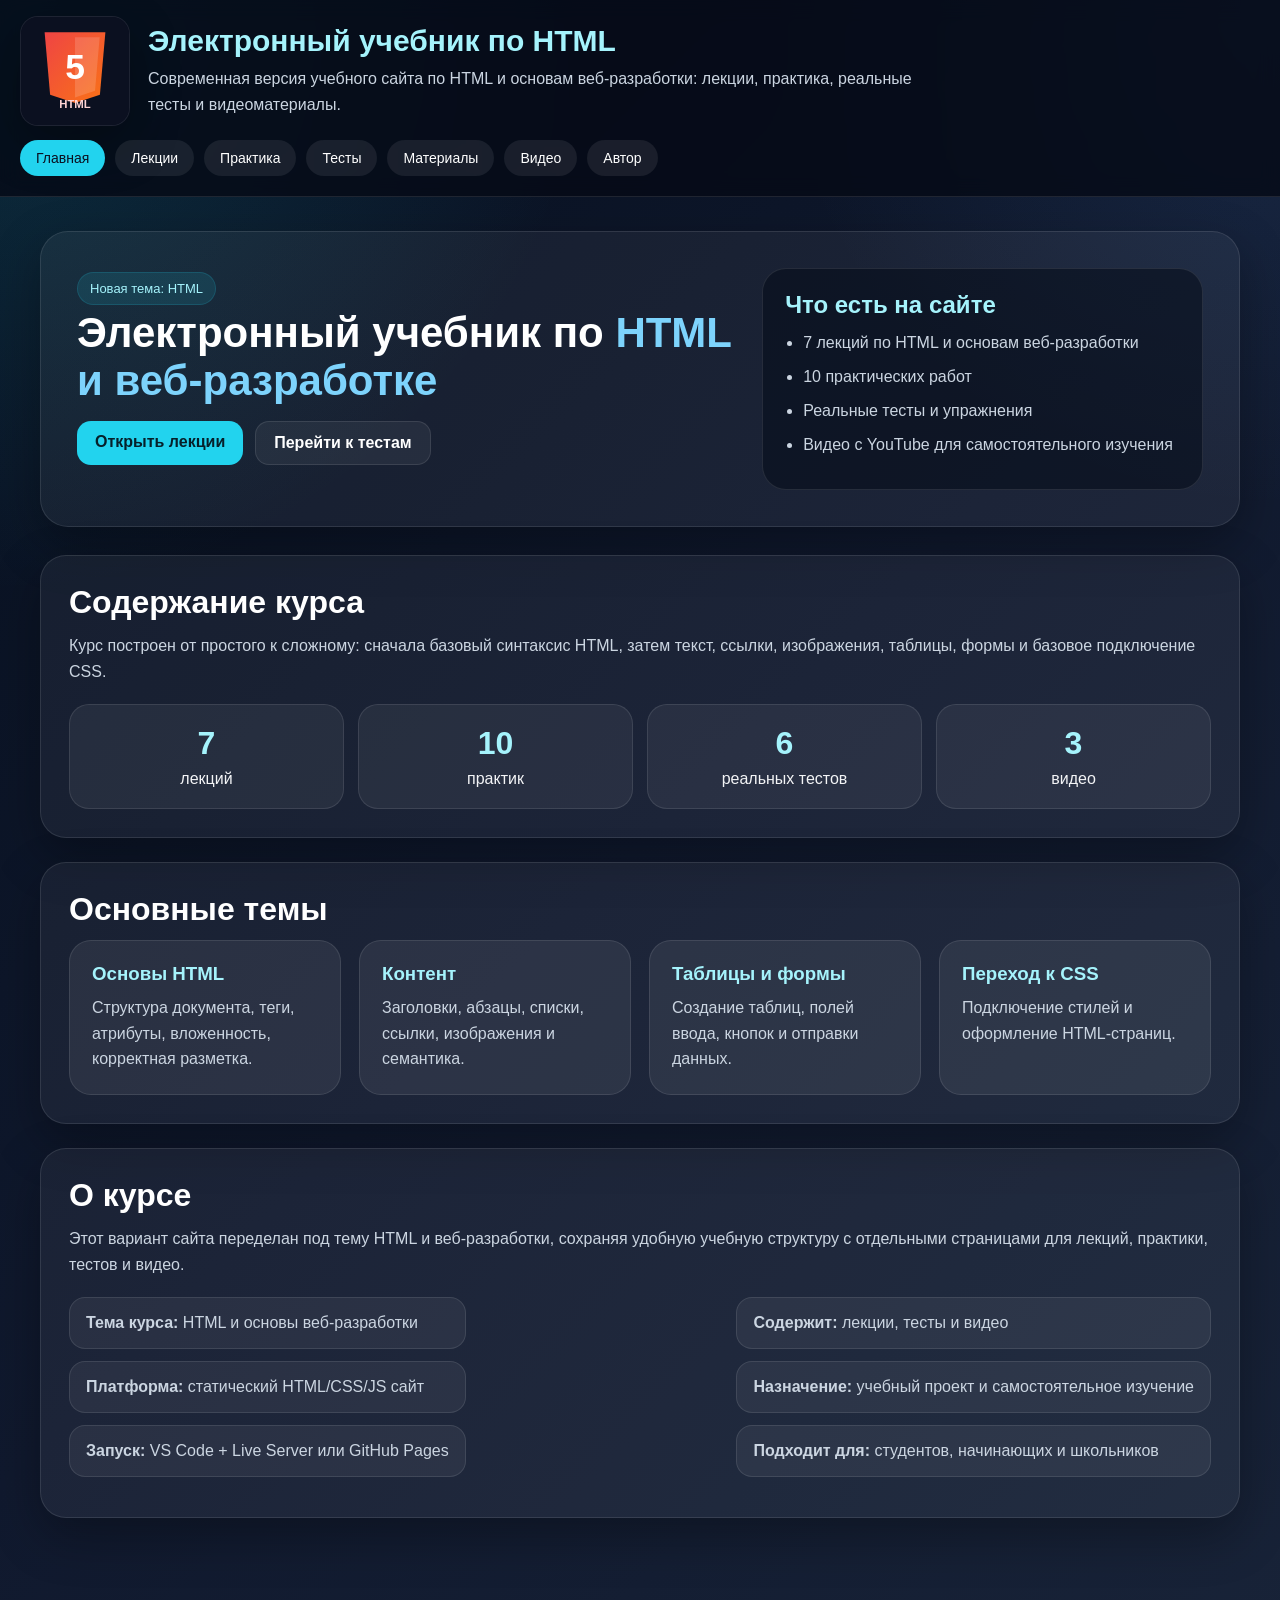
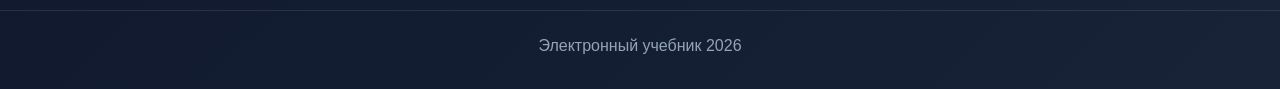
<file: index.html>
<!DOCTYPE html>
<html lang="ru">
<head>
  <meta charset="UTF-8">
  <meta name="viewport" content="width=device-width, initial-scale=1.0">
  <title>Электронный учебник по HTML</title>
  <link rel="icon" href="assets/images/site_logo.svg" type="image/png">
  <link rel="stylesheet" href="css/style.css">
</head>
<body>
<header>
  <div class="container topbar">
    <div class="brand">
      <img src="assets/images/site_logo.svg" alt="HTML logo">
      <div class="brand-text">
        <h1>Электронный учебник по HTML</h1>
        <p>Современная версия учебного сайта по HTML и основам веб-разработки: лекции, практика, реальные тесты и видеоматериалы.</p>
      </div>
    </div>
    <nav>
      <a href="index.html">Главная</a>
      <a href="lessons.html">Лекции</a>
      <a href="work.html">Практика</a>
      <a href="test.html">Тесты</a>
      <a href="presentation.html">Материалы</a>
      <a href="video.html">Видео</a>
      <a href="author.html">Автор</a>
    </nav>
  </div>
</header>
<main>
  <div class="container">
    
<section class="hero">
  <div>
    <div class="badge">Новая тема: HTML</div>
    <h2>Электронный учебник по <span>HTML и веб-разработке</span></h2>
    <div class="hero-actions">
      <a class="btn" href="lessons.html">Открыть лекции</a>
      <a class="btn btn-secondary" href="test.html">Перейти к тестам</a>
    </div>
  </div>
  <div class="hero-side">
    <h3>Что есть на сайте</h3>
    <ul>
      <li>7 лекций по HTML и основам веб-разработки</li>
      <li>10 практических работ</li>
      <li>Реальные тесты и упражнения</li>
      <li>Видео с YouTube для самостоятельного изучения</li>
    </ul>
  </div>
</section>

<section class="section">
  <h2 class="section-title">Содержание курса</h2>
  <p class="section-subtitle">Курс построен от простого к сложному: сначала базовый синтаксис HTML, затем текст, ссылки, изображения, таблицы, формы и базовое подключение CSS.</p>
  <div class="stats">
    <div class="stat"><strong>7</strong><span>лекций</span></div>
    <div class="stat"><strong>10</strong><span>практик</span></div>
    <div class="stat"><strong>6</strong><span>реальных тестов</span></div>
    <div class="stat"><strong>3</strong><span>видео</span></div>
  </div>
</section>

<section class="section">
  <h2 class="section-title">Основные темы</h2>
  <div class="grid">
    <div class="card"><h3>Основы HTML</h3><p>Структура документа, теги, атрибуты, вложенность, корректная разметка.</p></div>
    <div class="card"><h3>Контент</h3><p>Заголовки, абзацы, списки, ссылки, изображения и семантика.</p></div>
    <div class="card"><h3>Таблицы и формы</h3><p>Создание таблиц, полей ввода, кнопок и отправки данных.</p></div>
    <div class="card"><h3>Переход к CSS</h3><p>Подключение стилей и оформление HTML-страниц.</p></div>
  </div>
</section>

    <section class="section">
  <h2 class="section-title">О курсе</h2>
  <p class="section-subtitle">Этот вариант сайта переделан под тему HTML и веб-разработки, сохраняя удобную учебную структуру с отдельными страницами для лекций, практики, тестов и видео.</p>
  <div class="author-grid">
    <div>
      <div class="author-line"><strong>Тема курса:</strong> HTML и основы веб-разработки</div>
      <div class="author-line"><strong>Платформа:</strong> статический HTML/CSS/JS сайт</div>
      <div class="author-line"><strong>Запуск:</strong> VS Code + Live Server или GitHub Pages</div>
    </div>
    <div>
      <div class="author-line"><strong>Содержит:</strong> лекции, тесты и видео</div>
      <div class="author-line"><strong>Назначение:</strong> учебный проект и самостоятельное изучение</div>
      <div class="author-line"><strong>Подходит для:</strong> студентов, начинающих и школьников</div>
    </div>
  </div>
</section>

  </div>
</main>
<footer>
  Электронный учебник 2026
</footer>
<script src="js/script.js"></script>
</body>
</html>
</file>
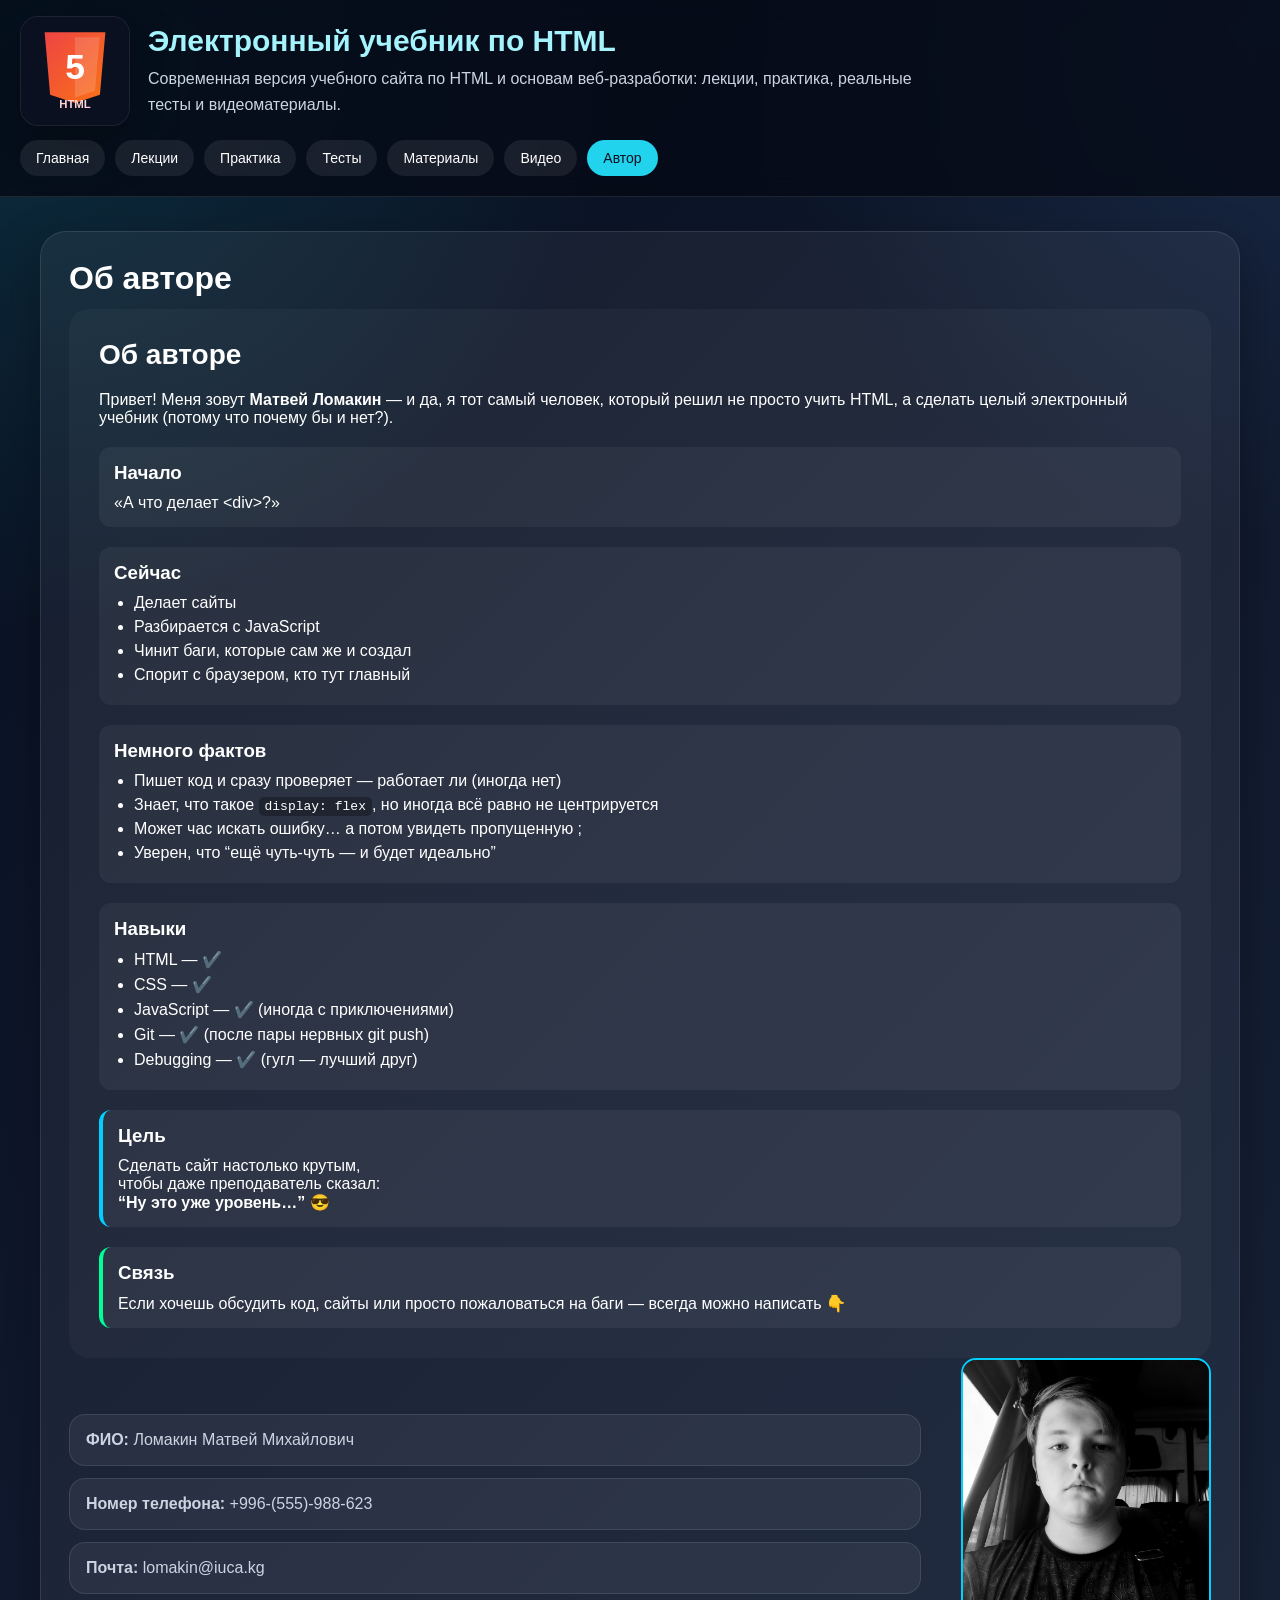
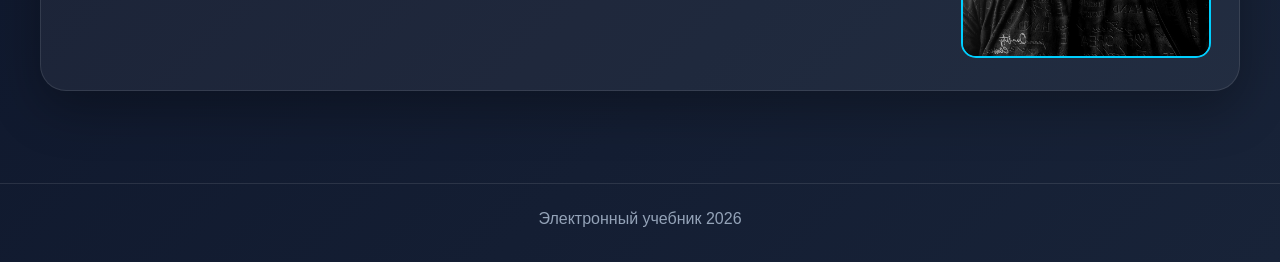
<file: author.html>
<!DOCTYPE html>
<html lang="ru">
<head>
  <meta charset="UTF-8">
  <meta name="viewport" content="width=device-width, initial-scale=1.0">
  <title>О курсе HTML</title>
    <link rel="icon" href="assets/images/site_logo.svg" type="image/png">
  <link rel="stylesheet" href="css/style.css">
</head>
<body>
<header>
  <div class="container topbar">
    <div class="brand">
      <img src="assets/images/site_logo.svg" alt="HTML logo">
      <div class="brand-text">
        <h1>Электронный учебник по HTML</h1>
        <p>Современная версия учебного сайта по HTML и основам веб-разработки: лекции, практика, реальные тесты и видеоматериалы.</p>
      </div>
    </div>
    <nav>
      <a href="index.html">Главная</a>
      <a href="lessons.html">Лекции</a>
      <a href="work.html">Практика</a>
      <a href="test.html">Тесты</a>
      <a href="presentation.html">Материалы</a>
      <a href="video.html">Видео</a>
      <a href="author.html">Автор</a>
    </nav>
  </div>
</header>
<main>
  <div class="container">
   
    <section class="section">
      <h2 class="section-title">Об авторе</h2>
      <section class="about-author">

  <h2> Об авторе</h2>

  <p>
    Привет! Меня зовут <strong>Матвей Ломакин</strong> — и да, я тот самый человек,
    который решил не просто учить HTML, а сделать целый электронный учебник
    (потому что почему бы и нет?).
  </p>

  <div class="block">
    <h3> Начало</h3>
    <p>«А что делает &lt;div&gt;?»</p>
  </div>

  <div class="block">
    <h3> Сейчас</h3>
    <ul>
      <li>Делает сайты</li>
      <li>Разбирается с JavaScript</li>
      <li>Чинит баги, которые сам же и создал</li>
      <li>Спорит с браузером, кто тут главный</li>
    </ul>
  </div>

  <div class="block">
    <h3> Немного фактов</h3>
    <ul>
      <li>Пишет код и сразу проверяет — работает ли (иногда нет)</li>
      <li>Знает, что такое <code>display: flex</code>, но иногда всё равно не центрируется</li>
      <li>Может час искать ошибку… а потом увидеть пропущенную ;</li>
      <li>Уверен, что “ещё чуть-чуть — и будет идеально”</li>
    </ul>
  </div>

  <div class="block">
    <h3> Навыки</h3>
    <ul>
      <li>HTML — ✔️</li>
      <li>CSS — ✔️</li>
      <li>JavaScript — ✔️ (иногда с приключениями)</li>
      <li>Git — ✔️ (после пары нервных git push)</li>
      <li>Debugging — ✔️ (гугл — лучший друг)</li>
    </ul>
  </div>

  <div class="block goal">
    <h3> Цель</h3>
    <p>
      Сделать сайт настолько крутым,<br>
      чтобы даже преподаватель сказал:<br>
      <strong>“Ну это уже уровень…” 😎</strong>
    </p>
  </div>

  <div class="block contact">
    <h3> Связь</h3>
    <p>
      Если хочешь обсудить код, сайты или просто пожаловаться на баги — всегда можно написать 👇
    </p>
  </div>

</section>

      <div class="author-grid">

        <!-- ТЕКСТ -->
        <div class="author-info">
          <div class="author-line"><strong>ФИО:</strong> Ломакин Матвей Михайлович</div>
          <div class="author-line"><strong>Номер телефона:</strong> +996-(555)-988-623</div>
          <div class="author-line"><strong>Почта:</strong> lomakin@iuca.kg</div>
        </div>

        <!-- ФОТО -->
        <div class="author-photo">
          <img src="assets/images/me.jpg" alt="Моё фото">
        </div>

      </div>
    </section>

  </div>
</main>



<footer>
  Электронный учебник 2026
</footer>
<script src="js/script.js"></script>
</body>
</html>
</file>
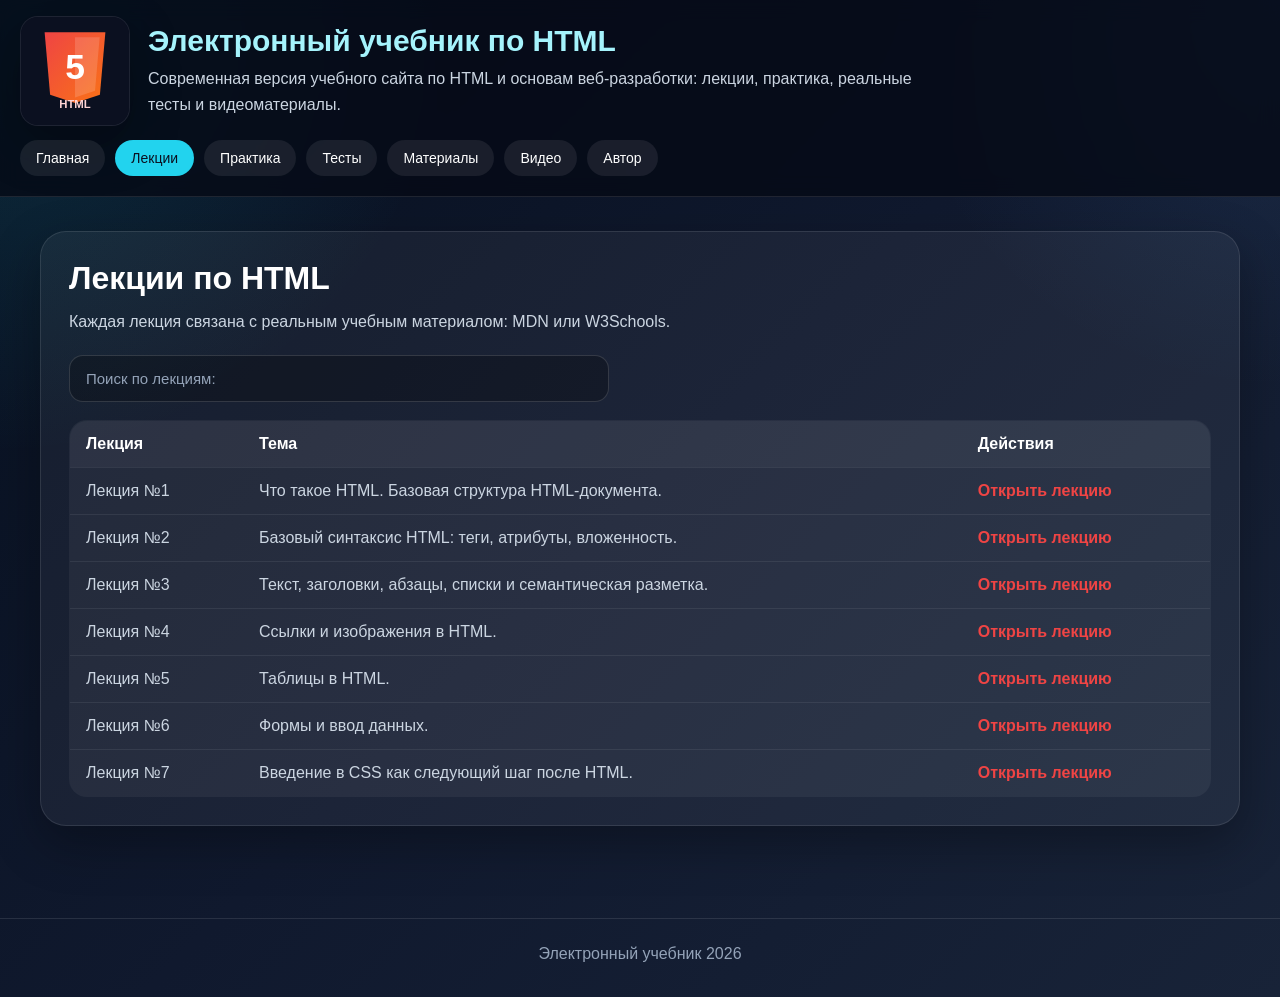
<file: lessons.html>
<!DOCTYPE html>
<html lang="ru">
<head>
  <meta charset="UTF-8">
  <meta name="viewport" content="width=device-width, initial-scale=1.0">
  <title>Лекции по HTML</title>
    <link rel="icon" href="assets/images/site_logo.svg" type="image/png">
  <link rel="stylesheet" href="css/style.css">
</head>
<body>
<header>
  <div class="container topbar">
    <div class="brand">
      <img src="assets/images/site_logo.svg" alt="HTML logo">
      <div class="brand-text">
        <h1>Электронный учебник по HTML</h1>
        <p>Современная версия учебного сайта по HTML и основам веб-разработки: лекции, практика, реальные тесты и видеоматериалы.</p>
      </div>
    </div>
    <nav>
      <a href="index.html">Главная</a>
      <a href="lessons.html">Лекции</a>
      <a href="work.html">Практика</a>
      <a href="test.html">Тесты</a>
      <a href="presentation.html">Материалы</a>
      <a href="video.html">Видео</a>
      <a href="author.html">Автор</a>
    </nav>
  </div>
</header>
<main>
  <div class="container">
    
<section class="section">
  <h2 class="section-title">Лекции по HTML</h2>
  <p class="section-subtitle">Каждая лекция связана с реальным учебным материалом: MDN или W3Schools.</p>
  <div class="search-box">
    <input id="searchInput" type="text" placeholder="Поиск по лекциям:">
  </div>
  <div class="table-wrap">
    <table class="table-like">
      <thead>
        <tr><th>Лекция</th><th>Тема</th><th>Действия</th></tr>
      </thead>
      <tbody>
        
    <tr class="searchable">
      <td>Лекция №1</td>
      <td>Что такое HTML. Базовая структура HTML-документа.</td>
      <td class="actions">
        <a href="files\Лекции/Лекция 1 - Что такое HTML.pdf"  target="_blank" rel="noopener noreferrer" >Открыть лекцию</a>
      </td>
    </tr>
    
    <tr class="searchable">
      <td>Лекция №2</td>
      <td>Базовый синтаксис HTML: теги, атрибуты, вложенность.</td>
      <td class="actions">
       
        <a href="files/Лекции/Лекция 2 - Синтаксис HTML.pdf" target="_blank" rel="noopener noreferrer">Открыть лекцию</a>
      </td>
    </tr>
    
    <tr class="searchable">
      <td>Лекция №3</td>
      <td>Текст, заголовки, абзацы, списки и семантическая разметка.</td>
      <td class="actions">
        <a href="files/Лекции/Лекция 3 - Текст и списки.pdf" target="_blank" rel="noopener noreferrer">Открыть лекцию</a>
      </td>
    </tr>
    
    <tr class="searchable">
      <td>Лекция №4</td>
      <td>Ссылки и изображения в HTML.</td>
      <td class="actions">
        <a href="files/Лекции/Лекция 4 - Ссылки и изображения.pdf" target="_blank" rel="noopener noreferrer">Открыть лекцию</a>
      </td>
    </tr>
    
    <tr class="searchable">
      <td>Лекция №5</td>
      <td>Таблицы в HTML.</td>
      <td class="actions">
        <a href="files/Лекции/Лекция 5 - Таблицы.pdf" target="_blank" rel="noopener noreferrer">Открыть лекцию</a>
      </td>
    </tr>
    
    <tr class="searchable">
      <td>Лекция №6</td>
      <td>Формы и ввод данных.</td>
      <td class="actions">
        <a href="files/Лекции/Лекция 6 - Формы.pdf" target="_blank" rel="noopener noreferrer">Открыть лекцию</a>
      </td>
    </tr>
    
    <tr class="searchable">
      <td>Лекция №7</td>
      <td>Введение в CSS как следующий шаг после HTML.</td>
      <td class="actions">
        <a href="files/Лекции/Лекция 7 - Введение в CSS.pdf" target="_blank" rel="noopener noreferrer">Открыть лекцию</a>
      </td>
    </tr>
    
      </tbody>
    </table>
  </div>
</section>

  </div>
</main>
<footer>
  Электронный учебник 2026
</footer>
<script src="js/script.js"></script>
</body>
</html>
</file>
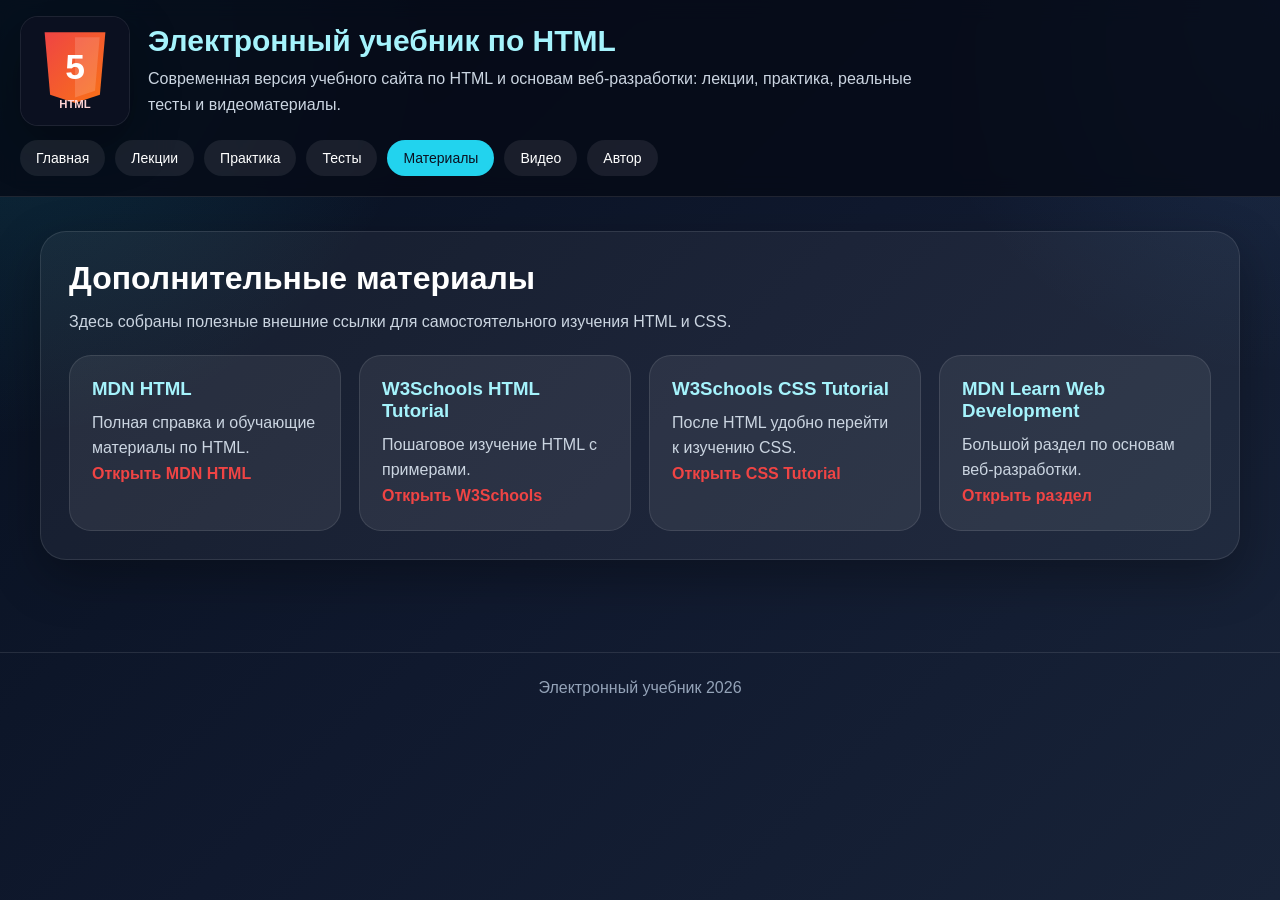
<file: presentation.html>
<!DOCTYPE html>
<html lang="ru">
<head>
  <meta charset="UTF-8">
  <meta name="viewport" content="width=device-width, initial-scale=1.0">
  <title>Материалы по HTML</title>
  <link rel="icon" href="assets/images/site_logo.svg" type="image/png">
  <link rel="stylesheet" href="css/style.css">
</head>
<body>
<header>
  <div class="container topbar">
    <div class="brand">
      <img src="assets/images/site_logo.svg" alt="HTML logo">
      <div class="brand-text">
        <h1>Электронный учебник по HTML</h1>
        <p>Современная версия учебного сайта по HTML и основам веб-разработки: лекции, практика, реальные тесты и видеоматериалы.</p>
      </div>
    </div>
    <nav>
      <a href="index.html">Главная</a>
      <a href="lessons.html">Лекции</a>
      <a href="work.html">Практика</a>
      <a href="test.html">Тесты</a>
      <a href="presentation.html">Материалы</a>
      <a href="video.html">Видео</a>
      <a href="author.html">Автор</a>
    </nav>
  </div>
</header>
<main>
  <div class="container">
    
<section class="section">
  <h2 class="section-title">Дополнительные материалы</h2>
  <p class="section-subtitle">Здесь собраны полезные внешние ссылки для самостоятельного изучения HTML и CSS.</p>
  <div class="grid link-list">
    <div class="card">
      <h3>MDN HTML</h3>
      <p>Полная справка и обучающие материалы по HTML.</p>
      <p><a href="https://developer.mozilla.org/en-US/docs/Web/HTML" target="_blank" rel="noopener noreferrer">Открыть MDN HTML</a></p>
    </div>
    <div class="card">
      <h3>W3Schools HTML Tutorial</h3>
      <p>Пошаговое изучение HTML с примерами.</p>
      <p><a href="https://www.w3schools.com/html/" target="_blank" rel="noopener noreferrer">Открыть W3Schools</a></p>
    </div>
    <div class="card">
      <h3>W3Schools CSS Tutorial</h3>
      <p>После HTML удобно перейти к изучению CSS.</p>
      <p><a href="https://www.w3schools.com/css/" target="_blank" rel="noopener noreferrer">Открыть CSS Tutorial</a></p>
    </div>
    <div class="card">
      <h3>MDN Learn Web Development</h3>
      <p>Большой раздел по основам веб-разработки.</p>
      <p><a href="https://developer.mozilla.org/en-US/docs/Learn_web_development" target="_blank" rel="noopener noreferrer">Открыть раздел</a></p>
    </div>
  </div>
</section>

  </div>
</main>
<footer>
  Электронный учебник 2026
</footer>
<script src="js/script.js"></script>
</body>
</html>
</file>
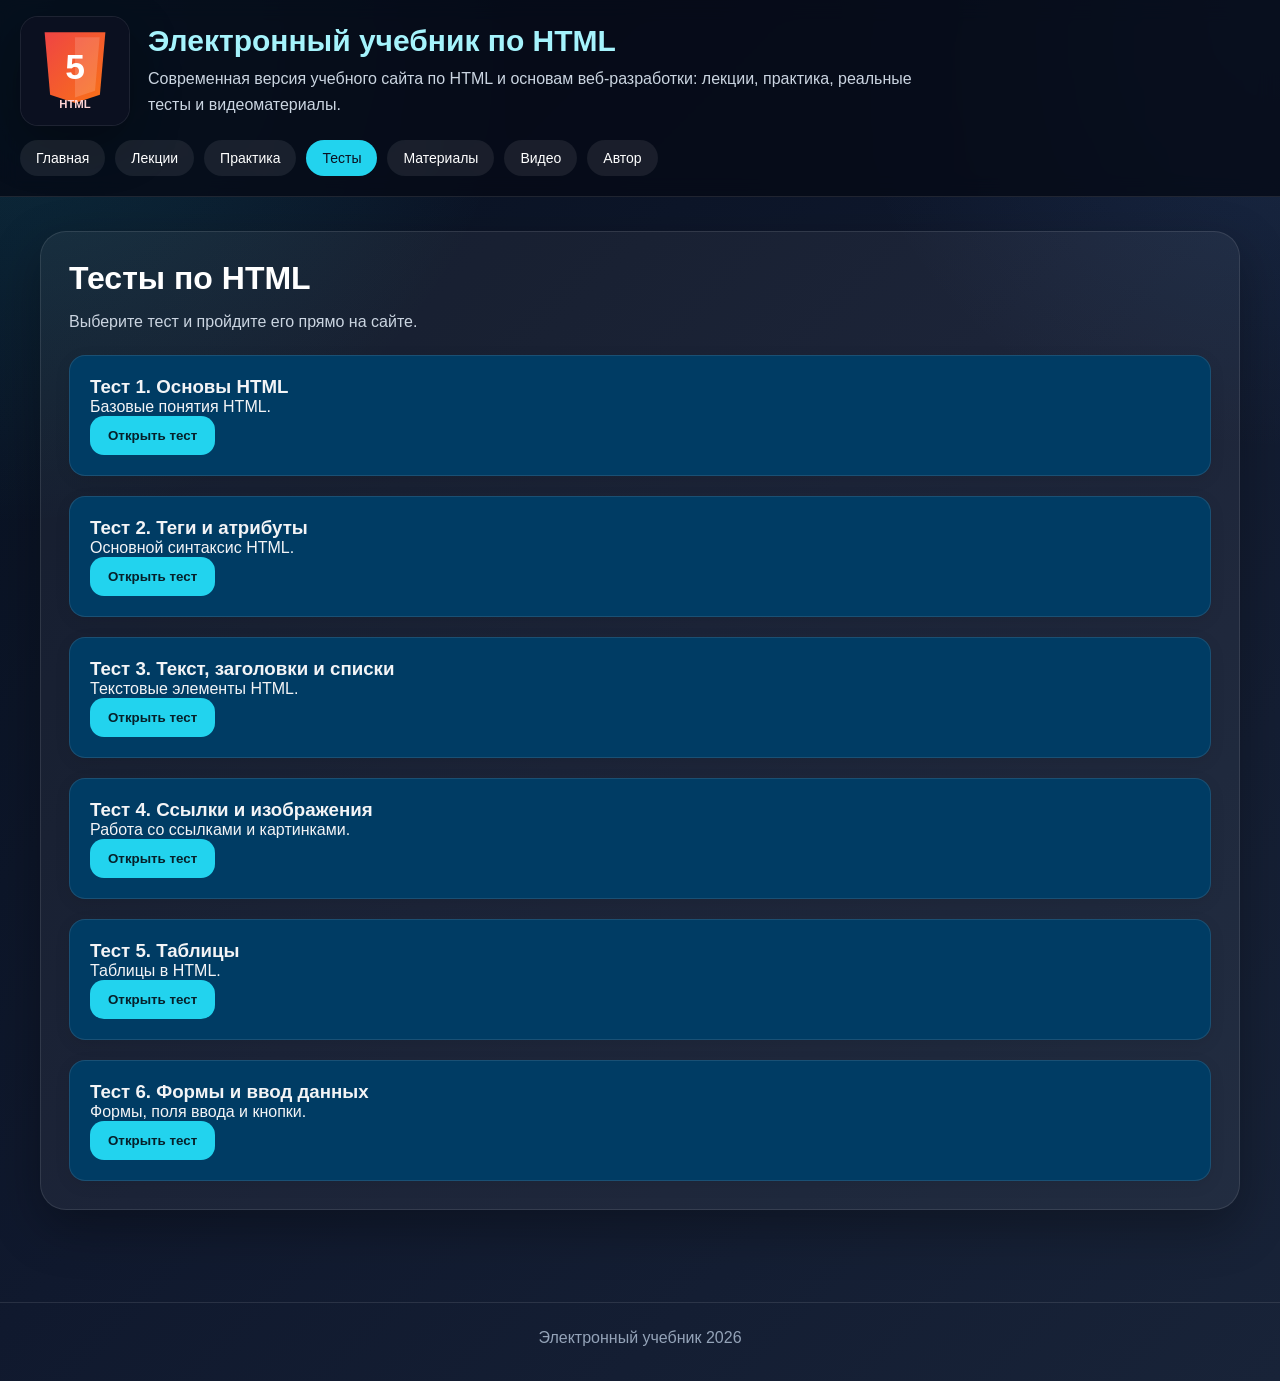
<file: test.html>
<!DOCTYPE html>
<html lang="ru">
<head>
  <meta charset="UTF-8">
  <meta name="viewport" content="width=device-width, initial-scale=1.0">
  <title>Тесты по HTML</title>
  <link rel="icon" href="assets/images/site_logo.svg" type="image/png">
  <link rel="stylesheet" href="css/style.css">
</head>
<body>
<header>
  <div class="container topbar">
    <div class="brand">
      <img src="assets/images/site_logo.svg" alt="HTML logo">
      <div class="brand-text">
        <h1>Электронный учебник по HTML</h1>
        <p>Современная версия учебного сайта по HTML и основам веб-разработки: лекции, практика, реальные тесты и видеоматериалы.</p>
      </div>
    </div>
    <nav>
      <a href="index.html">Главная</a>
      <a href="lessons.html">Лекции</a>
      <a href="work.html">Практика</a>
      <a href="test.html">Тесты</a>
      <a href="presentation.html">Материалы</a>
      <a href="video.html">Видео</a>
      <a href="author.html">Автор</a>
    </nav>
  </div>
</header>

<main>
  <div class="container">
    <section class="section">
      <h2 class="section-title">Тесты по HTML</h2>
      <p class="section-subtitle">Выберите тест и пройдите его прямо на сайте.</p>

      <div class="test-list">

        <!-- Тест 1 -->
        <div class="test-card">
          <h3>Тест 1. Основы HTML</h3>
          <p>Базовые понятия HTML.</p>
          <button type="button" class="btn btn-primary toggle-btn" onclick="toggleTest('test1', this)">Открыть тест</button>

          <div id="test1" class="test-content">
            <form>
              <div class="question">
                <h4>1. Что означает HTML?</h4>
                <label><input type="radio" name="test1_q1" value="a"> Hyper Text Markup Language</label>
                <label><input type="radio" name="test1_q1" value="b"> High Text Machine Language</label>
                <label><input type="radio" name="test1_q1" value="c"> Hyper Tool Multi Language</label>
              </div>

              <div class="question">
                <h4>2. HTML — это...</h4>
                <label><input type="radio" name="test1_q2" value="a"> язык программирования</label>
                <label><input type="radio" name="test1_q2" value="b"> язык разметки</label>
                <label><input type="radio" name="test1_q2" value="c"> графический редактор</label>
              </div>

              <div class="question">
                <h4>3. С чего обычно начинается HTML-документ?</h4>
                <label><input type="radio" name="test1_q3" value="a"> &lt;body&gt;</label>
                <label><input type="radio" name="test1_q3" value="b"> &lt;!DOCTYPE html&gt;</label>
                <label><input type="radio" name="test1_q3" value="c"> &lt;title&gt;</label>
              </div>

              <div class="question">
                <h4>4. Какой тег является корневым элементом страницы?</h4>
                <label><input type="radio" name="test1_q4" value="a"> &lt;html&gt;</label>
                <label><input type="radio" name="test1_q4" value="b"> &lt;head&gt;</label>
                <label><input type="radio" name="test1_q4" value="c"> &lt;main&gt;</label>
              </div>

              <div class="question">
                <h4>5. Где обычно находится заголовок страницы?</h4>
                <label><input type="radio" name="test1_q5" value="a"> в &lt;footer&gt;</label>
                <label><input type="radio" name="test1_q5" value="b"> в &lt;title&gt;</label>
                <label><input type="radio" name="test1_q5" value="c"> в &lt;nav&gt;</label>
              </div>

              <div class="question">
                <h4>6. Какой тег содержит видимую часть страницы?</h4>
                <label><input type="radio" name="test1_q6" value="a"> &lt;head&gt;</label>
                <label><input type="radio" name="test1_q6" value="b"> &lt;meta&gt;</label>
                <label><input type="radio" name="test1_q6" value="c"> &lt;body&gt;</label>
              </div>

              <div class="question">
                <h4>7. HTML-файлы обычно имеют расширение...</h4>
                <label><input type="radio" name="test1_q7" value="a"> .html</label>
                <label><input type="radio" name="test1_q7" value="b"> .docx</label>
                <label><input type="radio" name="test1_q7" value="c"> .png</label>
              </div>

              <div class="question">
                <h4>8. Для чего нужен тег &lt;head&gt;?</h4>
                <label><input type="radio" name="test1_q8" value="a"> для ссылок на стили, метаданных и названия страницы</label>
                <label><input type="radio" name="test1_q8" value="b"> для вывода картинок</label>
                <label><input type="radio" name="test1_q8" value="c"> только для таблиц</label>
              </div>

              <div class="question">
                <h4>9. Что делает браузер с HTML-кодом?</h4>
                <label><input type="radio" name="test1_q9" value="a"> переводит его в музыку</label>
                <label><input type="radio" name="test1_q9" value="b"> отображает страницу</label>
                <label><input type="radio" name="test1_q9" value="c"> удаляет теги</label>
              </div>

              <div class="question">
                <h4>10. HTML нужен в первую очередь для...</h4>
                <label><input type="radio" name="test1_q10" value="a"> структуры страницы</label>
                <label><input type="radio" name="test1_q10" value="b"> работы с базой данных</label>
                <label><input type="radio" name="test1_q10" value="c"> монтажа видео</label>
              </div>

              <div class="quiz-actions">
                <button type="button" class="btn btn-primary" onclick="checkTest1()">Проверить результат</button>
                <button type="reset" class="btn btn-secondary" onclick="resetTest('result1')">Сбросить</button>
              </div>
            </form>
            <div id="result1" class="result-box" style="display:none;"></div>
          </div>
        </div>

        <!-- Тест 2 -->
        <div class="test-card">
          <h3>Тест 2. Теги и атрибуты</h3>
          <p>Основной синтаксис HTML.</p>
          <button type="button" class="btn btn-primary toggle-btn" onclick="toggleTest('test2', this)">Открыть тест</button>

          <div id="test2" class="test-content">
            <form>
              <div class="question">
                <h4>1. Что такое тег в HTML?</h4>
                <label><input type="radio" name="test2_q1" value="a"> команда разметки</label>
                <label><input type="radio" name="test2_q1" value="b"> папка на компьютере</label>
                <label><input type="radio" name="test2_q1" value="c"> браузер</label>
              </div>

              <div class="question">
                <h4>2. Как правильно записывается тег абзаца?</h4>
                <label><input type="radio" name="test2_q2" value="a"> &lt;paragraph&gt;</label>
                <label><input type="radio" name="test2_q2" value="b"> &lt;p&gt;</label>
                <label><input type="radio" name="test2_q2" value="c"> &lt;txt&gt;</label>
              </div>

              <div class="question">
                <h4>3. Атрибут — это...</h4>
                <label><input type="radio" name="test2_q3" value="a"> дополнительная настройка тега</label>
                <label><input type="radio" name="test2_q3" value="b"> картинка</label>
                <label><input type="radio" name="test2_q3" value="c"> отдельная страница</label>
              </div>

              <div class="question">
                <h4>4. Где пишутся атрибуты?</h4>
                <label><input type="radio" name="test2_q4" value="a"> внутри открывающего тега</label>
                <label><input type="radio" name="test2_q4" value="b"> после закрывающего тега</label>
                <label><input type="radio" name="test2_q4" value="c"> в CSS-файле</label>
              </div>

              <div class="question">
                <h4>5. Что значит вложенность тегов?</h4>
                <label><input type="radio" name="test2_q5" value="a"> тег находится внутри другого тега</label>
                <label><input type="radio" name="test2_q5" value="b"> тег удалён</label>
                <label><input type="radio" name="test2_q5" value="c"> тег не работает</label>
              </div>

              <div class="question">
                <h4>6. Какой вариант написан правильно?</h4>
                <label><input type="radio" name="test2_q6" value="a"> &lt;p&gt;Текст&lt;/p&gt;</label>
                <label><input type="radio" name="test2_q6" value="b"> &lt;p&gt;Текст&lt;p&gt;</label>
                <label><input type="radio" name="test2_q6" value="c"> p&lt;/p&gt;Текст</label>
              </div>

              <div class="question">
                <h4>7. Какой атрибут задаёт подсказку для изображения?</h4>
                <label><input type="radio" name="test2_q7" value="a"> alt</label>
                <label><input type="radio" name="test2_q7" value="b"> href</label>
                <label><input type="radio" name="test2_q7" value="c"> class</label>
              </div>

              <div class="question">
                <h4>8. Какой атрибут часто используют для CSS-стилей?</h4>
                <label><input type="radio" name="test2_q8" value="a"> class</label>
                <label><input type="radio" name="test2_q8" value="b"> src</label>
                <label><input type="radio" name="test2_q8" value="c"> widthx</label>
              </div>

              <div class="question">
                <h4>9. Какой атрибут задаёт уникальное имя элементу?</h4>
                <label><input type="radio" name="test2_q9" value="a"> id</label>
                <label><input type="radio" name="test2_q9" value="b"> img</label>
                <label><input type="radio" name="test2_q9" value="c"> file</label>
              </div>

              <div class="question">
                <h4>10. Что важнее в HTML?</h4>
                <label><input type="radio" name="test2_q10" value="a"> правильное открытие и закрытие тегов</label>
                <label><input type="radio" name="test2_q10" value="b"> цвет монитора</label>
                <label><input type="radio" name="test2_q10" value="c"> громкость браузера</label>
              </div>

              <div class="quiz-actions">
                <button type="button" class="btn btn-primary" onclick="checkTest2()">Проверить результат</button>
                <button type="reset" class="btn btn-secondary" onclick="resetTest('result2')">Сбросить</button>
              </div>
            </form>
            <div id="result2" class="result-box" style="display:none;"></div>
          </div>
        </div>

        <!-- Тест 3 -->
        <div class="test-card">
          <h3>Тест 3. Текст, заголовки и списки</h3>
          <p>Текстовые элементы HTML.</p>
          <button type="button" class="btn btn-primary toggle-btn" onclick="toggleTest('test3', this)">Открыть тест</button>

          <div id="test3" class="test-content">
            <form>
              <div class="question">
                <h4>1. Какой тег используется для самого крупного заголовка?</h4>
                <label><input type="radio" name="test3_q1" value="a"> &lt;h1&gt;</label>
                <label><input type="radio" name="test3_q1" value="b"> &lt;h6&gt;</label>
                <label><input type="radio" name="test3_q1" value="c"> &lt;head&gt;</label>
              </div>

              <div class="question">
                <h4>2. Какой тег используется для абзаца?</h4>
                <label><input type="radio" name="test3_q2" value="a"> &lt;p&gt;</label>
                <label><input type="radio" name="test3_q2" value="b"> &lt;h2&gt;</label>
                <label><input type="radio" name="test3_q2" value="c"> &lt;divv&gt;</label>
              </div>

              <div class="question">
                <h4>3. Какой тег создаёт маркированный список?</h4>
                <label><input type="radio" name="test3_q3" value="a"> &lt;ol&gt;</label>
                <label><input type="radio" name="test3_q3" value="b"> &lt;ul&gt;</label>
                <label><input type="radio" name="test3_q3" value="c"> &lt;lii&gt;</label>
              </div>

              <div class="question">
                <h4>4. Какой тег создаёт нумерованный список?</h4>
                <label><input type="radio" name="test3_q4" value="a"> &lt;ol&gt;</label>
                <label><input type="radio" name="test3_q4" value="b"> &lt;ul&gt;</label>
                <label><input type="radio" name="test3_q4" value="c"> &lt;dl&gt;</label>
              </div>

              <div class="question">
                <h4>5. Какой тег используется для элемента списка?</h4>
                <label><input type="radio" name="test3_q5" value="a"> &lt;li&gt;</label>
                <label><input type="radio" name="test3_q5" value="b"> &lt;list&gt;</label>
                <label><input type="radio" name="test3_q5" value="c"> &lt;item&gt;</label>
              </div>

              <div class="question">
                <h4>6. Какой заголовок самый маленький?</h4>
                <label><input type="radio" name="test3_q6" value="a"> &lt;h1&gt;</label>
                <label><input type="radio" name="test3_q6" value="b"> &lt;h6&gt;</label>
                <label><input type="radio" name="test3_q6" value="c"> &lt;h0&gt;</label>
              </div>

              <div class="question">
                <h4>7. Для чего нужны семантические теги?</h4>
                <label><input type="radio" name="test3_q7" value="a"> для понятной структуры страницы</label>
                <label><input type="radio" name="test3_q7" value="b"> только для музыки</label>
                <label><input type="radio" name="test3_q7" value="c"> чтобы удалить текст</label>
              </div>

              <div class="question">
                <h4>8. Какой тег может обозначать шапку сайта?</h4>
                <label><input type="radio" name="test3_q8" value="a"> &lt;header&gt;</label>
                <label><input type="radio" name="test3_q8" value="b"> &lt;span&gt;</label>
                <label><input type="radio" name="test3_q8" value="c"> &lt;img&gt;</label>
              </div>

              <div class="question">
                <h4>9. Какой тег может обозначать подвал сайта?</h4>
                <label><input type="radio" name="test3_q9" value="a"> &lt;footer&gt;</label>
                <label><input type="radio" name="test3_q9" value="b"> &lt;audio&gt;</label>
                <label><input type="radio" name="test3_q9" value="c"> &lt;asidee&gt;</label>
              </div>

              <div class="question">
                <h4>10. Какой тег часто используют как универсальный контейнер?</h4>
                <label><input type="radio" name="test3_q10" value="a"> &lt;div&gt;</label>
                <label><input type="radio" name="test3_q10" value="b"> &lt;mark&gt;</label>
                <label><input type="radio" name="test3_q10" value="c"> &lt;br&gt;</label>
              </div>

              <div class="quiz-actions">
                <button type="button" class="btn btn-primary" onclick="checkTest3()">Проверить результат</button>
                <button type="reset" class="btn btn-secondary" onclick="resetTest('result3')">Сбросить</button>
              </div>
            </form>
            <div id="result3" class="result-box" style="display:none;"></div>
          </div>
        </div>

        <!-- Тест 4 -->
        <div class="test-card">
          <h3>Тест 4. Ссылки и изображения</h3>
          <p>Работа со ссылками и картинками.</p>
          <button type="button" class="btn btn-primary toggle-btn" onclick="toggleTest('test4', this)">Открыть тест</button>

          <div id="test4" class="test-content">
            <form>
              <div class="question">
                <h4>1. Какой тег создаёт ссылку?</h4>
                <label><input type="radio" name="test4_q1" value="a"> &lt;a&gt;</label>
                <label><input type="radio" name="test4_q1" value="b"> &lt;img&gt;</label>
                <label><input type="radio" name="test4_q1" value="c"> &lt;linkk&gt;</label>
              </div>

              <div class="question">
                <h4>2. Какой атрибут указывает адрес ссылки?</h4>
                <label><input type="radio" name="test4_q2" value="a"> src</label>
                <label><input type="radio" name="test4_q2" value="b"> href</label>
                <label><input type="radio" name="test4_q2" value="c"> alt</label>
              </div>

              <div class="question">
                <h4>3. Какой тег вставляет изображение?</h4>
                <label><input type="radio" name="test4_q3" value="a"> &lt;img&gt;</label>
                <label><input type="radio" name="test4_q3" value="b"> &lt;picturelink&gt;</label>
                <label><input type="radio" name="test4_q3" value="c"> &lt;href&gt;</label>
              </div>

              <div class="question">
                <h4>4. Какой атрибут задаёт путь к изображению?</h4>
                <label><input type="radio" name="test4_q4" value="a"> src</label>
                <label><input type="radio" name="test4_q4" value="b"> alt</label>
                <label><input type="radio" name="test4_q4" value="c"> titlex</label>
              </div>

              <div class="question">
                <h4>5. Для чего нужен атрибут alt?</h4>
                <label><input type="radio" name="test4_q5" value="a"> описание изображения</label>
                <label><input type="radio" name="test4_q5" value="b"> цвет фона</label>
                <label><input type="radio" name="test4_q5" value="c"> размер шрифта</label>
              </div>

              <div class="question">
                <h4>6. Как открыть ссылку в новой вкладке?</h4>
                <label><input type="radio" name="test4_q6" value="a"> target="_blank"</label>
                <label><input type="radio" name="test4_q6" value="b"> src="_new"</label>
                <label><input type="radio" name="test4_q6" value="c"> open="tab"</label>
              </div>

              <div class="question">
                <h4>7. Что можно вставить внутрь тега &lt;a&gt;?</h4>
                <label><input type="radio" name="test4_q7" value="a"> текст</label>
                <label><input type="radio" name="test4_q7" value="b"> изображение</label>
                <label><input type="radio" name="test4_q7" value="c"> и текст, и изображение</label>
              </div>

              <div class="question">
                <h4>8. Какой путь означает файл в той же папке?</h4>
                <label><input type="radio" name="test4_q8" value="a"> image.jpg</label>
                <label><input type="radio" name="test4_q8" value="b"> C:\\disk\\image.jpg</label>
                <label><input type="radio" name="test4_q8" value="c"> nowhere</label>
              </div>

              <div class="question">
                <h4>9. Что будет, если картинка не загрузится?</h4>
                <label><input type="radio" name="test4_q9" value="a"> может показаться текст alt</label>
                <label><input type="radio" name="test4_q9" value="b"> сломается весь сайт</label>
                <label><input type="radio" name="test4_q9" value="c"> исчезнет CSS</label>
              </div>

              <div class="question">
                <h4>10. Для чего нужны ссылки в HTML?</h4>
                <label><input type="radio" name="test4_q10" value="a"> переход между страницами и ресурсами</label>
                <label><input type="radio" name="test4_q10" value="b"> только для изменения цвета</label>
                <label><input type="radio" name="test4_q10" value="c"> только для звука</label>
              </div>

              <div class="quiz-actions">
                <button type="button" class="btn btn-primary" onclick="checkTest4()">Проверить результат</button>
                <button type="reset" class="btn btn-secondary" onclick="resetTest('result4')">Сбросить</button>
              </div>
            </form>
            <div id="result4" class="result-box" style="display:none;"></div>
          </div>
        </div>

        <!-- Тест 5 -->
        <div class="test-card">
          <h3>Тест 5. Таблицы</h3>
          <p>Таблицы в HTML.</p>
          <button type="button" class="btn btn-primary toggle-btn" onclick="toggleTest('test5', this)">Открыть тест</button>

          <div id="test5" class="test-content">
            <form>
              <div class="question">
                <h4>1. Какой тег создаёт таблицу?</h4>
                <label><input type="radio" name="test5_q1" value="a"> &lt;table&gt;</label>
                <label><input type="radio" name="test5_q1" value="b"> &lt;tb&gt;</label>
                <label><input type="radio" name="test5_q1" value="c"> &lt;tbl&gt;</label>
              </div>

              <div class="question">
                <h4>2. Какой тег создаёт строку таблицы?</h4>
                <label><input type="radio" name="test5_q2" value="a"> &lt;tr&gt;</label>
                <label><input type="radio" name="test5_q2" value="b"> &lt;td&gt;</label>
                <label><input type="radio" name="test5_q2" value="c"> &lt;thh&gt;</label>
              </div>

              <div class="question">
                <h4>3. Какой тег создаёт обычную ячейку?</h4>
                <label><input type="radio" name="test5_q3" value="a"> &lt;td&gt;</label>
                <label><input type="radio" name="test5_q3" value="b"> &lt;tr&gt;</label>
                <label><input type="radio" name="test5_q3" value="c"> &lt;cell&gt;</label>
              </div>

              <div class="question">
                <h4>4. Какой тег создаёт ячейку-заголовок?</h4>
                <label><input type="radio" name="test5_q4" value="a"> &lt;th&gt;</label>
                <label><input type="radio" name="test5_q4" value="b"> &lt;td&gt;</label>
                <label><input type="radio" name="test5_q4" value="c"> &lt;headcell&gt;</label>
              </div>

              <div class="question">
                <h4>5. Что должно быть внутри &lt;table&gt;?</h4>
                <label><input type="radio" name="test5_q5" value="a"> строки и ячейки</label>
                <label><input type="radio" name="test5_q5" value="b"> только картинки</label>
                <label><input type="radio" name="test5_q5" value="c"> только CSS</label>
              </div>

              <div class="question">
                <h4>6. Что делает атрибут border в старых примерах?</h4>
                <label><input type="radio" name="test5_q6" value="a"> задаёт границу таблицы</label>
                <label><input type="radio" name="test5_q6" value="b"> удаляет текст</label>
                <label><input type="radio" name="test5_q6" value="c"> делает музыку</label>
              </div>

              <div class="question">
                <h4>7. Можно ли делать несколько строк в таблице?</h4>
                <label><input type="radio" name="test5_q7" value="a"> да</label>
                <label><input type="radio" name="test5_q7" value="b"> нет</label>
                <label><input type="radio" name="test5_q7" value="c"> только одну</label>
              </div>

              <div class="question">
                <h4>8. Для чего используют таблицы в HTML?</h4>
                <label><input type="radio" name="test5_q8" value="a"> для вывода данных в строках и столбцах</label>
                <label><input type="radio" name="test5_q8" value="b"> только для видео</label>
                <label><input type="radio" name="test5_q8" value="c"> только для фона</label>
              </div>

              <div class="question">
                <h4>9. Что такое столбец таблицы?</h4>
                <label><input type="radio" name="test5_q9" value="a"> вертикальная часть таблицы</label>
                <label><input type="radio" name="test5_q9" value="b"> горизонтальная часть таблицы</label>
                <label><input type="radio" name="test5_q9" value="c"> картинка</label>
              </div>

              <div class="question">
                <h4>10. Что такое строка таблицы?</h4>
                <label><input type="radio" name="test5_q10" value="a"> горизонтальная часть таблицы</label>
                <label><input type="radio" name="test5_q10" value="b"> вертикальная часть таблицы</label>
                <label><input type="radio" name="test5_q10" value="c"> ссылка</label>
              </div>

              <div class="quiz-actions">
                <button type="button" class="btn btn-primary" onclick="checkTest5()">Проверить результат</button>
                <button type="reset" class="btn btn-secondary" onclick="resetTest('result5')">Сбросить</button>
              </div>
            </form>
            <div id="result5" class="result-box" style="display:none;"></div>
          </div>
        </div>

        <!-- Тест 6 -->
        <div class="test-card">
          <h3>Тест 6. Формы и ввод данных</h3>
          <p>Формы, поля ввода и кнопки.</p>
          <button type="button" class="btn btn-primary toggle-btn" onclick="toggleTest('test6', this)">Открыть тест</button>

          <div id="test6" class="test-content">
            <form>
              <div class="question">
                <h4>1. Какой тег создаёт форму?</h4>
                <label><input type="radio" name="test6_q1" value="a"> &lt;form&gt;</label>
                <label><input type="radio" name="test6_q1" value="b"> &lt;inputform&gt;</label>
                <label><input type="radio" name="test6_q1" value="c"> &lt;buttonbox&gt;</label>
              </div>

              <div class="question">
                <h4>2. Какой тег создаёт поле ввода?</h4>
                <label><input type="radio" name="test6_q2" value="a"> &lt;input&gt;</label>
                <label><input type="radio" name="test6_q2" value="b"> &lt;field&gt;</label>
                <label><input type="radio" name="test6_q2" value="c"> &lt;enter&gt;</label>
              </div>

              <div class="question">
                <h4>3. Какой type используется для обычного текста?</h4>
                <label><input type="radio" name="test6_q3" value="a"> text</label>
                <label><input type="radio" name="test6_q3" value="b"> image</label>
                <label><input type="radio" name="test6_q3" value="c"> music</label>
              </div>

              <div class="question">
                <h4>4. Какой type используется для пароля?</h4>
                <label><input type="radio" name="test6_q4" value="a"> pass</label>
                <label><input type="radio" name="test6_q4" value="b"> password</label>
                <label><input type="radio" name="test6_q4" value="c"> secretx</label>
              </div>

              <div class="question">
                <h4>5. Какой type используется для электронной почты?</h4>
                <label><input type="radio" name="test6_q5" value="a"> email</label>
                <label><input type="radio" name="test6_q5" value="b"> mailto</label>
                <label><input type="radio" name="test6_q5" value="c"> letter</label>
              </div>

              <div class="question">
                <h4>6. Какой тег создаёт кнопку?</h4>
                <label><input type="radio" name="test6_q6" value="a"> &lt;button&gt;</label>
                <label><input type="radio" name="test6_q6" value="b"> &lt;btn&gt;</label>
                <label><input type="radio" name="test6_q6" value="c"> &lt;click&gt;</label>
              </div>

              <div class="question">
                <h4>7. Что делает type="submit"?</h4>
                <label><input type="radio" name="test6_q7" value="a"> отправляет форму</label>
                <label><input type="radio" name="test6_q7" value="b"> удаляет сайт</label>
                <label><input type="radio" name="test6_q7" value="c"> меняет браузер</label>
              </div>

              <div class="question">
                <h4>8. Что делает placeholder?</h4>
                <label><input type="radio" name="test6_q8" value="a"> показывает подсказку в поле</label>
                <label><input type="radio" name="test6_q8" value="b"> вставляет видео</label>
                <label><input type="radio" name="test6_q8" value="c"> включает музыку</label>
              </div>

              <div class="question">
                <h4>9. Какой атрибут делает поле обязательным?</h4>
                <label><input type="radio" name="test6_q9" value="a"> required</label>
                <label><input type="radio" name="test6_q9" value="b"> must</label>
                <label><input type="radio" name="test6_q9" value="c"> fixed</label>
              </div>

              <div class="question">
                <h4>10. Для чего нужны формы?</h4>
                <label><input type="radio" name="test6_q10" value="a"> для ввода и отправки данных</label>
                <label><input type="radio" name="test6_q10" value="b"> только для картинок</label>
                <label><input type="radio" name="test6_q10" value="c"> только для таблиц</label>
              </div>

              <div class="quiz-actions">
                <button type="button" class="btn btn-primary" onclick="checkTest6()">Проверить результат</button>
                <button type="reset" class="btn btn-secondary" onclick="resetTest('result6')">Сбросить</button>
              </div>
            </form>
            <div id="result6" class="result-box" style="display:none;"></div>
          </div>
        </div>

      </div>
    </section>
  </div>
</main>

<footer>
  Электронный учебник 2026
</footer>

<script src="js/script.js"></script>
</body>
</html>
</file>
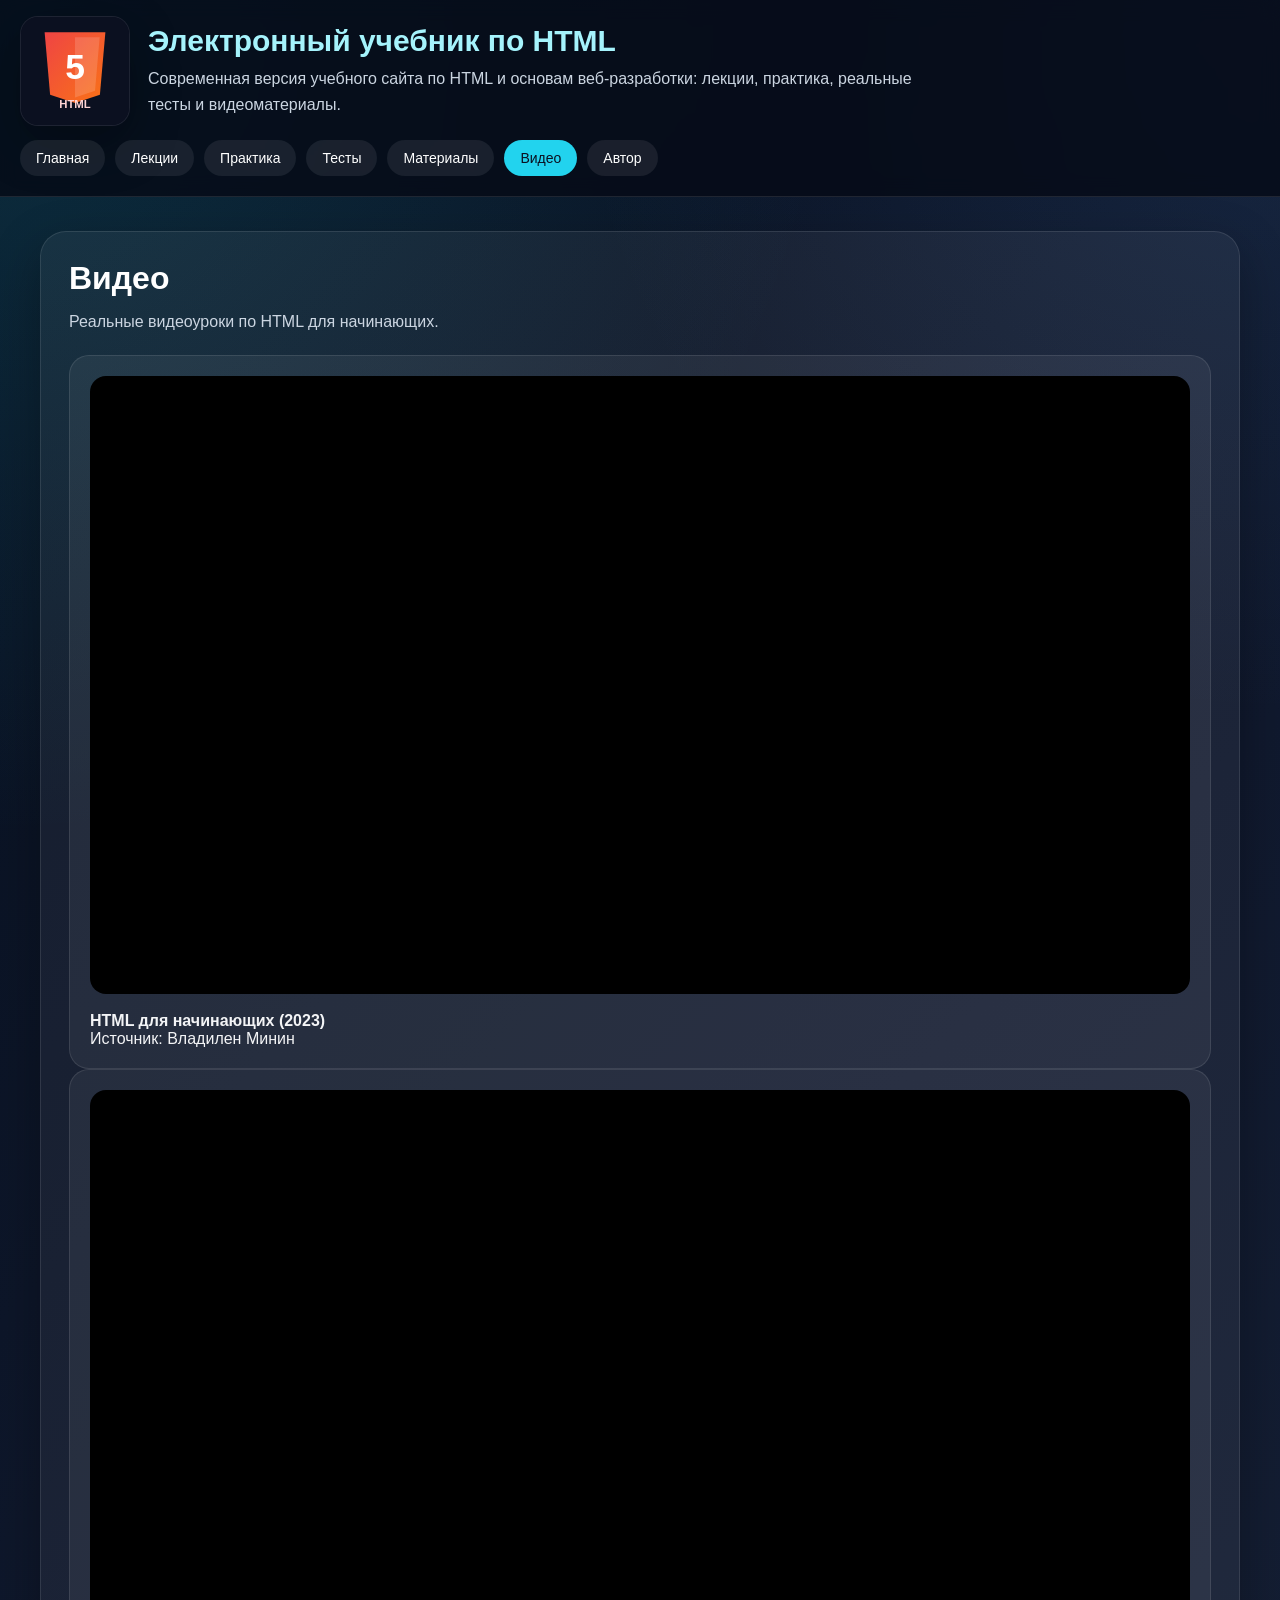
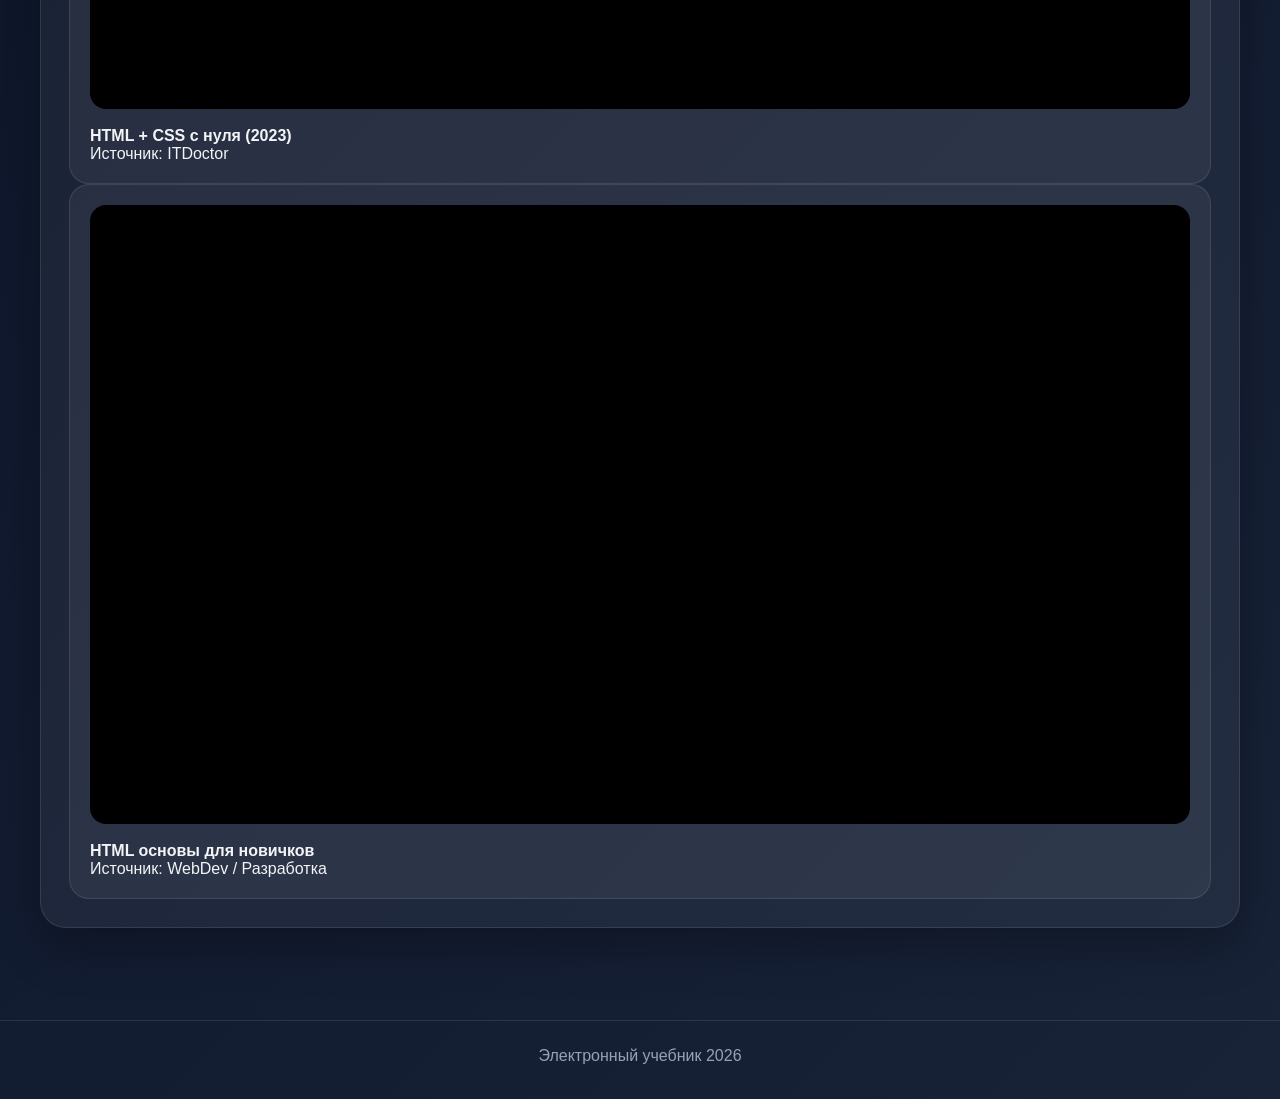
<file: video.html>
<!DOCTYPE html>
<html lang="ru">
<head>
  <meta charset="UTF-8">
  <meta name="viewport" content="width=device-width, initial-scale=1.0">
  <title>Видео по HTML</title>
  <link rel="icon" href="assets/images/site_logo.svg" type="image/png">
  <link rel="stylesheet" href="css/style.css">
</head>
<body>
<header>
  <div class="container topbar">
    <div class="brand">
      <img src="assets/images/site_logo.svg" alt="HTML logo">
      <div class="brand-text">
        <h1>Электронный учебник по HTML</h1>
        <p>Современная версия учебного сайта по HTML и основам веб-разработки: лекции, практика, реальные тесты и видеоматериалы.</p>
      </div>
    </div>
    <nav>
      <a href="index.html">Главная</a>
      <a href="lessons.html">Лекции</a>
      <a href="work.html">Практика</a>
      <a href="test.html">Тесты</a>
      <a href="presentation.html">Материалы</a>
      <a href="video.html">Видео</a>
      <a href="author.html">Автор</a>
    </nav>
  </div>
</header>
<main>
  <div class="container">
    
<section class="section">
  <h2 class="section-title">Видео</h2>
  <p class="section-subtitle">Реальные видеоуроки по HTML для начинающих.</p>
<div class="video-card">
  <iframe class="video-frame"
    src="https://www.youtube.com/embed/W4MIiV4nZDY"
    title="HTML для начинающих 2023"
    frameborder="0"
    allowfullscreen>
  </iframe>
  <h4>HTML для начинающих (2023)</h4>
  <p>Источник: Владилен Минин</p>
</div>

<div class="video-card">
  <iframe class="video-frame"
    src="https://www.youtube.com/embed/1PnVor36_40"
    title="HTML + CSS с нуля (2023)"
    frameborder="0"
    allowfullscreen>
  </iframe>
  <h4>HTML + CSS с нуля (2023)</h4>
  <p>Источник: ITDoctor</p>
</div>

<div class="video-card">
  <iframe class="video-frame"
    src="https://www.youtube.com/embed/Ke90Tje7VS0"
    title="HTML основы для новичков"
    frameborder="0"
    allowfullscreen>
  </iframe>
  <h4>HTML основы для новичков</h4>
  <p>Источник: WebDev / Разработка</p>
</div>
</section>

  </div>
</main>
<footer>
  Электронный учебник 2026
</footer>
<script src="js/script.js"></script>
</body>
</html>
</file>
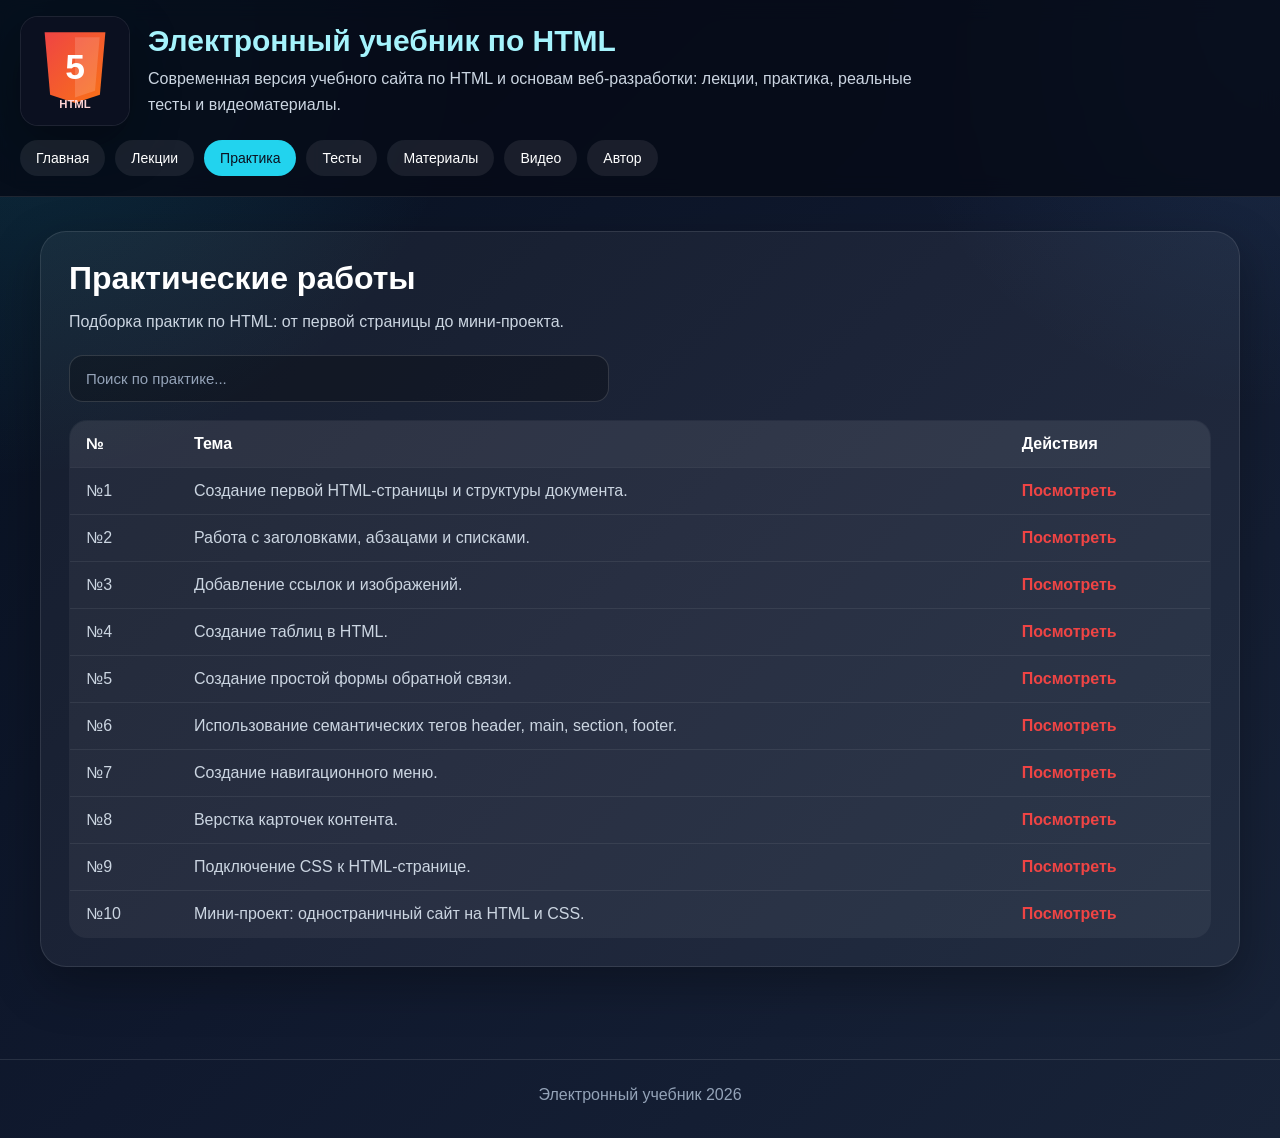
<file: work.html>
<!DOCTYPE html>
<html lang="ru">
<head>
  <meta charset="UTF-8">
  <meta name="viewport" content="width=device-width, initial-scale=1.0">
  <title>Практика по HTML</title>
  <link rel="icon" href="assets/images/site_logo.svg" type="image/png">
  <link rel="stylesheet" href="css/style.css">
</head>
<body>
<header>
  <div class="container topbar">
    <div class="brand">
      <img src="assets/images/site_logo.svg" alt="HTML logo">
      <div class="brand-text">
        <h1>Электронный учебник по HTML</h1>
        <p>Современная версия учебного сайта по HTML и основам веб-разработки: лекции, практика, реальные тесты и видеоматериалы.</p>
      </div>
    </div>
    <nav>
      <a href="index.html">Главная</a>
      <a href="lessons.html">Лекции</a>
      <a href="work.html">Практика</a>
      <a href="test.html">Тесты</a>
      <a href="presentation.html">Материалы</a>
      <a href="video.html">Видео</a>
      <a href="author.html">Автор</a>
    </nav>
  </div>
</header>
<main>
  <div class="container">
    
<section class="section">
  <h2 class="section-title">Практические работы</h2>
  <p class="section-subtitle">Подборка практик по HTML: от первой страницы до мини-проекта.</p>
  <div class="search-box">
    <input id="searchInput" type="text" placeholder="Поиск по практике...">
  </div>
  <div class="table-wrap">
    <table class="table-like">
      <thead>
        <tr><th>№</th><th>Тема</th><th>Действия</th></tr>
      </thead>
      <tbody>
        
    <tr class="searchable">
      <td>№1</td>
      <td>Создание первой HTML-страницы и структуры документа.</td>
      <td class="actions">
        <a href="files/Практика/practice_1.pdf">Посмотреть</a>
      </td>
    </tr>
    
    <tr class="searchable">
      <td>№2</td>
      <td>Работа с заголовками, абзацами и списками.</td>
      <td class="actions">
        <a href="files/Практика/practice_2.pdf">Посмотреть</a>
      </td>
    </tr>
    
    <tr class="searchable">
      <td>№3</td>
      <td>Добавление ссылок и изображений.</td>
      <td class="actions">
        <a href="files/Практика/practice_3.pdf" >Посмотреть</a>
      </td>
    </tr>
    
    <tr class="searchable">
      <td>№4</td>
      <td>Создание таблиц в HTML.</td>
      <td class="actions">
        <a href="files/Практика/practice_4.pdf" >Посмотреть</a>
      </td>
    </tr>
    
    <tr class="searchable">
      <td>№5</td>
      <td>Создание простой формы обратной связи.</td>
      <td class="actions">
        <a href="files/Практика/practice_5.pdf" >Посмотреть</a>
      </td>
    </tr>
    
    <tr class="searchable">
      <td>№6</td>
      <td>Использование семантических тегов header, main, section, footer.</td>
      <td class="actions">
        <a href="files/Практика/practice_6.pdf" >Посмотреть</a>
      </td>
    </tr>
    
    <tr class="searchable">
      <td>№7</td>
      <td>Создание навигационного меню.</td>
      <td class="actions">
        <a href="files/Практика/practice_7.pdf" >Посмотреть</a>
      </td>
    </tr>
    
    <tr class="searchable">
      <td>№8</td>
      <td>Верстка карточек контента.</td>
      <td class="actions">
        <a href="files/Практика/practice_8.pdf" >Посмотреть</a>
      </td>
    </tr>
    
    <tr class="searchable">
      <td>№9</td>
      <td>Подключение CSS к HTML-странице.</td>
      <td class="actions">
        <a href="files/Практика/practice_9.pdf" >Посмотреть</a>
      </td>
    </tr>
    
    <tr class="searchable">
      <td>№10</td>
      <td>Мини-проект: одностраничный сайт на HTML и CSS.</td>
      <td class="actions">
        <a href="files/Практика/practice_10.pdf" >Посмотреть</a>
      </td>
    </tr>
    
      </tbody>
    </table>
  </div>
</section>

  </div>
</main>
<footer>
  Электронный учебник 2026
</footer>
<script src="js/script.js"></script>
</body>
</html>
</file>
<file: css/style.css>
*{margin:0;padding:0;box-sizing:border-box}
:root{
  --bg1:#07101f;--bg2:#10192e;--bg3:#182338;
  --card:rgba(255,255,255,.07);--border:rgba(255,255,255,.1);
  --text:#f3f4f6;--muted:#cbd5e1;--soft:#94a3b8;
  --accent:#22d3ee;--accent2:#60a5fa;--red:#ef4444;--redh:#ff6b6b;
  --shadow:0 18px 50px rgba(0,0,0,.3)
}
html{scroll-behavior:smooth}
body{
  font-family:Arial,sans-serif;color:var(--text);min-height:100vh;
  background:
    radial-gradient(circle at top left, rgba(34,211,238,.16), transparent 28%),
    radial-gradient(circle at top right, rgba(96,165,250,.12), transparent 24%),
    linear-gradient(135deg,var(--bg1),var(--bg2),var(--bg3));
}
a{color:inherit}
.container{max-width:1240px;margin:0 auto;padding:0 20px}
header{
  position:sticky;top:0;z-index:100;background:rgba(5,10,22,.82);
  backdrop-filter:blur(10px);border-bottom:1px solid var(--border)
}
.topbar{padding:16px 0}
.brand{display:flex;align-items:center;gap:18px;margin-bottom:14px}
.brand img{width:110px;border-radius:18px;box-shadow:var(--shadow);border:1px solid rgba(255,255,255,.08);background:#0b1020}
.brand-text h1{font-size:30px;color:#a5f3fc;margin-bottom:8px}
.brand-text p{color:var(--muted);line-height:1.6;max-width:780px}
nav{display:flex;flex-wrap:wrap;gap:10px;padding-bottom:4px}
nav a{
  text-decoration:none;padding:10px 16px;background:rgba(255,255,255,.08);
  border-radius:999px;transition:.25s;font-size:14px;color:white
}
nav a:hover,nav a.active{background:var(--accent);color:#0b1020}
main{padding:34px 0 48px}
.hero{
  display:grid;grid-template-columns:1.2fr .8fr;gap:24px;background:rgba(255,255,255,.05);
  border:1px solid var(--border);border-radius:28px;padding:36px;box-shadow:var(--shadow);margin-bottom:28px
}
.hero h2{font-size:42px;color:white;margin-bottom:16px}
.hero h2 span{color:#7dd3fc}
.hero p{font-size:18px;line-height:1.7;color:var(--muted);margin-bottom:12px}
.hero-side{background:rgba(4,12,24,.55);border:1px solid var(--border);border-radius:24px;padding:22px}
.hero-side h3{color:#a5f3fc;margin-bottom:12px;font-size:24px}
.hero-side ul{padding-left:18px}
.hero-side li{margin-bottom:10px;color:var(--muted);line-height:1.5}
.hero-actions{display:flex;gap:12px;flex-wrap:wrap;margin-top:16px}
.btn{
  display:inline-block;padding:12px 18px;border-radius:14px;background:var(--accent);color:#06202a;
  text-decoration:none;font-weight:bold;transition:.25s;border:none;cursor:pointer
}
.btn:hover{background:#67e8f9}
.btn-secondary{background:rgba(255,255,255,.06);color:white;border:1px solid var(--border)}
.btn-secondary:hover{background:rgba(255,255,255,.12);color:white}
.section{
  background:rgba(255,255,255,.05);border:1px solid var(--border);border-radius:26px;
  padding:28px;box-shadow:var(--shadow);margin-bottom:24px
}
.section-title{font-size:32px;margin-bottom:12px;color:white}
.section-subtitle{color:var(--muted);line-height:1.6;margin-bottom:20px}
.grid{display:grid;grid-template-columns:repeat(auto-fit,minmax(270px,1fr));gap:18px}
.card{background:var(--card);border:1px solid var(--border);border-radius:22px;padding:22px;transition:transform .25s}
.card:hover{transform:translateY(-4px)}
.card h3,.card h4{margin-bottom:10px;color:#a5f3fc}
.card p,.card li{color:var(--muted);line-height:1.6}
.card ul{padding-left:18px}
.stats{display:grid;grid-template-columns:repeat(auto-fit,minmax(170px,1fr));gap:14px}
.stat{background:rgba(255,255,255,.06);border:1px solid var(--border);border-radius:20px;padding:20px;text-align:center}
.stat strong{display:block;font-size:32px;color:#a5f3fc;margin-bottom:8px}
.search-box{margin-bottom:18px}
.search-box input{
  width:100%;max-width:540px;padding:14px 16px;border-radius:14px;border:1px solid rgba(255,255,255,.14);
  background:rgba(0,0,0,.25);color:white;outline:none;font-size:15px
}
.search-box input::placeholder{color:var(--soft)}
.table-wrap{overflow-x:auto}
.table-like{
  width:100%;border-collapse:collapse;background:rgba(255,255,255,.05);
  border:1px solid var(--border);border-radius:18px;overflow:hidden
}
.table-like th,.table-like td{
  padding:14px 16px;text-align:left;vertical-align:top;border-bottom:1px solid rgba(255,255,255,.07)
}
.table-like th{background:rgba(255,255,255,.04);color:white}
.table-like tr:last-child td{border-bottom:none}
.table-like td{color:var(--muted)}
.table-like a{color:var(--red);text-decoration:none;font-weight:bold}
.table-like a:hover{color:var(--redh);text-decoration:underline}
.actions{display:flex;flex-wrap:wrap;gap:12px}
.badge{
  display:inline-block;background:rgba(34,211,238,.12);color:#a5f3fc;border:1px solid rgba(34,211,238,.15);
  padding:8px 12px;border-radius:999px;font-size:13px;margin:4px 8px 4px 0
}
.video-grid,.test-grid{display:grid;grid-template-columns:repeat(auto-fit,minmax(260px,1fr));gap:18px}
.video-card,.test-card{background:rgba(255,255,255,.06);border:1px solid var(--border);border-radius:20px;padding:20px}
.video-frame{width:100%;aspect-ratio:16/9;border:none;border-radius:16px;background:#000;margin-bottom:14px}
.test-card h4{color:#a5f3fc;margin-bottom:8px}
footer{text-align:center;padding:26px 20px 34px;color:var(--soft);border-top:1px solid var(--border);margin-top:20px}
.hidden{display:none!important}
.author-grid{display:grid;grid-template-columns:.9fr 1.1fr;gap:20px}
.author-line{
  background:rgba(255,255,255,.06);padding:16px;border-radius:16px;border:1px solid var(--border);
  margin-bottom:12px;color:var(--muted)
}
.notice{
  padding:16px 18px;border-radius:16px;background:rgba(239,68,68,.08);
  border:1px solid rgba(239,68,68,.18);color:#fecaca;margin-top:12px
}
.link-list a{color:var(--red);text-decoration:none;font-weight:bold}
.link-list a:hover{color:var(--redh);text-decoration:underline}
@media (max-width:950px){
  .hero,.author-grid{grid-template-columns:1fr}
  .brand{align-items:flex-start;flex-direction:column}
  .brand img{width:96px}
  .hero h2{font-size:32px}
}
@media (max-width:640px){
  .container{padding:0 14px}
  .hero,.section{padding:20px}
  .section-title{font-size:26px}
  nav a{padding:9px 13px;font-size:13px}
}


/*Test*/

.quiz-box {
  background: #0257b8;
  border-radius: 16px;
  padding: 24px;
  box-shadow: 0 8px 24px rgba(0,0,0,0.08);
  margin-top: 20px;
}

.question {
  margin-bottom: 24px;
  padding: 18px;
  border: 1px solid #001c55;
  border-radius: 12px;
  background: #0185a7;
}

.answers label {
  display: block;
  margin-bottom: 10px;
  cursor: pointer;
}

.result-box {
  margin-top: 24px;
  padding: 18px;
  border-radius: 12px;
  font-size: 18px;
  font-weight: 600;
  background: #001a4e;
}
.result-box {
  text-align: center;
  font-size: 20px;
  margin-top: 20px;
}

.test-list {
  display: grid;
  gap: 20px;
}

.test-card {
  background: #021966;
  border-radius: 14px;
  padding: 20px;
  box-shadow: 0 4px 14px rgba(0, 0, 0, 0.08);
}

.test-content {
  margin-top: 20px;
}

.question {
  margin-bottom: 20px;
}

.question label {
  display: block;
  margin: 8px 0;
}

.result-box {
  margin-top: 15px;
  padding: 12px;
  border-radius: 10px;
  background: #00359e;
  font-weight: bold;
}

.test-list {
  display: grid;
  gap: 20px;
}

.test-card {
  background: #003c64;
  border-radius: 16px;
  padding: 20px;
  box-shadow: 0 4px 16px rgba(0, 0, 0, 0.08);
}

.test-content {
  max-height: 0;
  overflow: hidden;
  opacity: 0;
  margin-top: 0;
  transition: max-height 0.5s ease, opacity 0.4s ease, margin-top 0.4s ease;
}

.test-content.open {
  max-height: 2000px;
  opacity: 1;
  margin-top: 50px;
}

.question {
  margin-bottom: 20px;
}

.question h4 {
  margin-bottom: 10px;
}

.question label {
  display: block;
  margin: 8px 0;
}

.quiz-actions {
  display: flex;
  gap: 10px;
  flex-wrap: wrap;
  margin-top: 15px;
}

.result-box {
  margin-top: 15px;
  padding: 14px;
  border-radius: 10px;
  background: #002d86;
  font-weight: bold;
}

.toggle-btn {
  transition: all 0.3s ease;
}

.author-grid {
  display: flex;
  justify-content: space-between;
  align-items: center;
  gap: 40px;
}

.author-info {
  flex: 1;
}

.author-photo img {
  width: 250px;
  height: 300px;
  object-fit: cover;
  border-radius: 15px;
  border: 2px solid #00cfff;
}


@media (max-width: 768px) {
  .author-grid {
    flex-direction: column;
    text-align: center;
  }
}


.about-author {
  background: rgba(255, 255, 255, 0.03);
  padding: 30px;
  border-radius: 20px;
  color: #fff;
}

.about-author h2 {
  margin-bottom: 20px;
  font-size: 28px;
}

.block {
  margin-top: 20px;
  padding: 15px;
  border-radius: 12px;
  background: rgba(255, 255, 255, 0.05);
}

.block h3 {
  margin-bottom: 10px;
}

.block ul {
  padding-left: 20px;
}

.block li {
  margin-bottom: 6px;
}

.goal {
  border-left: 4px solid #00cfff;
}

.contact {
  border-left: 4px solid #00ff99;
}

code {
  background: rgba(0,0,0,0.3);
  padding: 2px 6px;
  border-radius: 5px;
}
</file>
